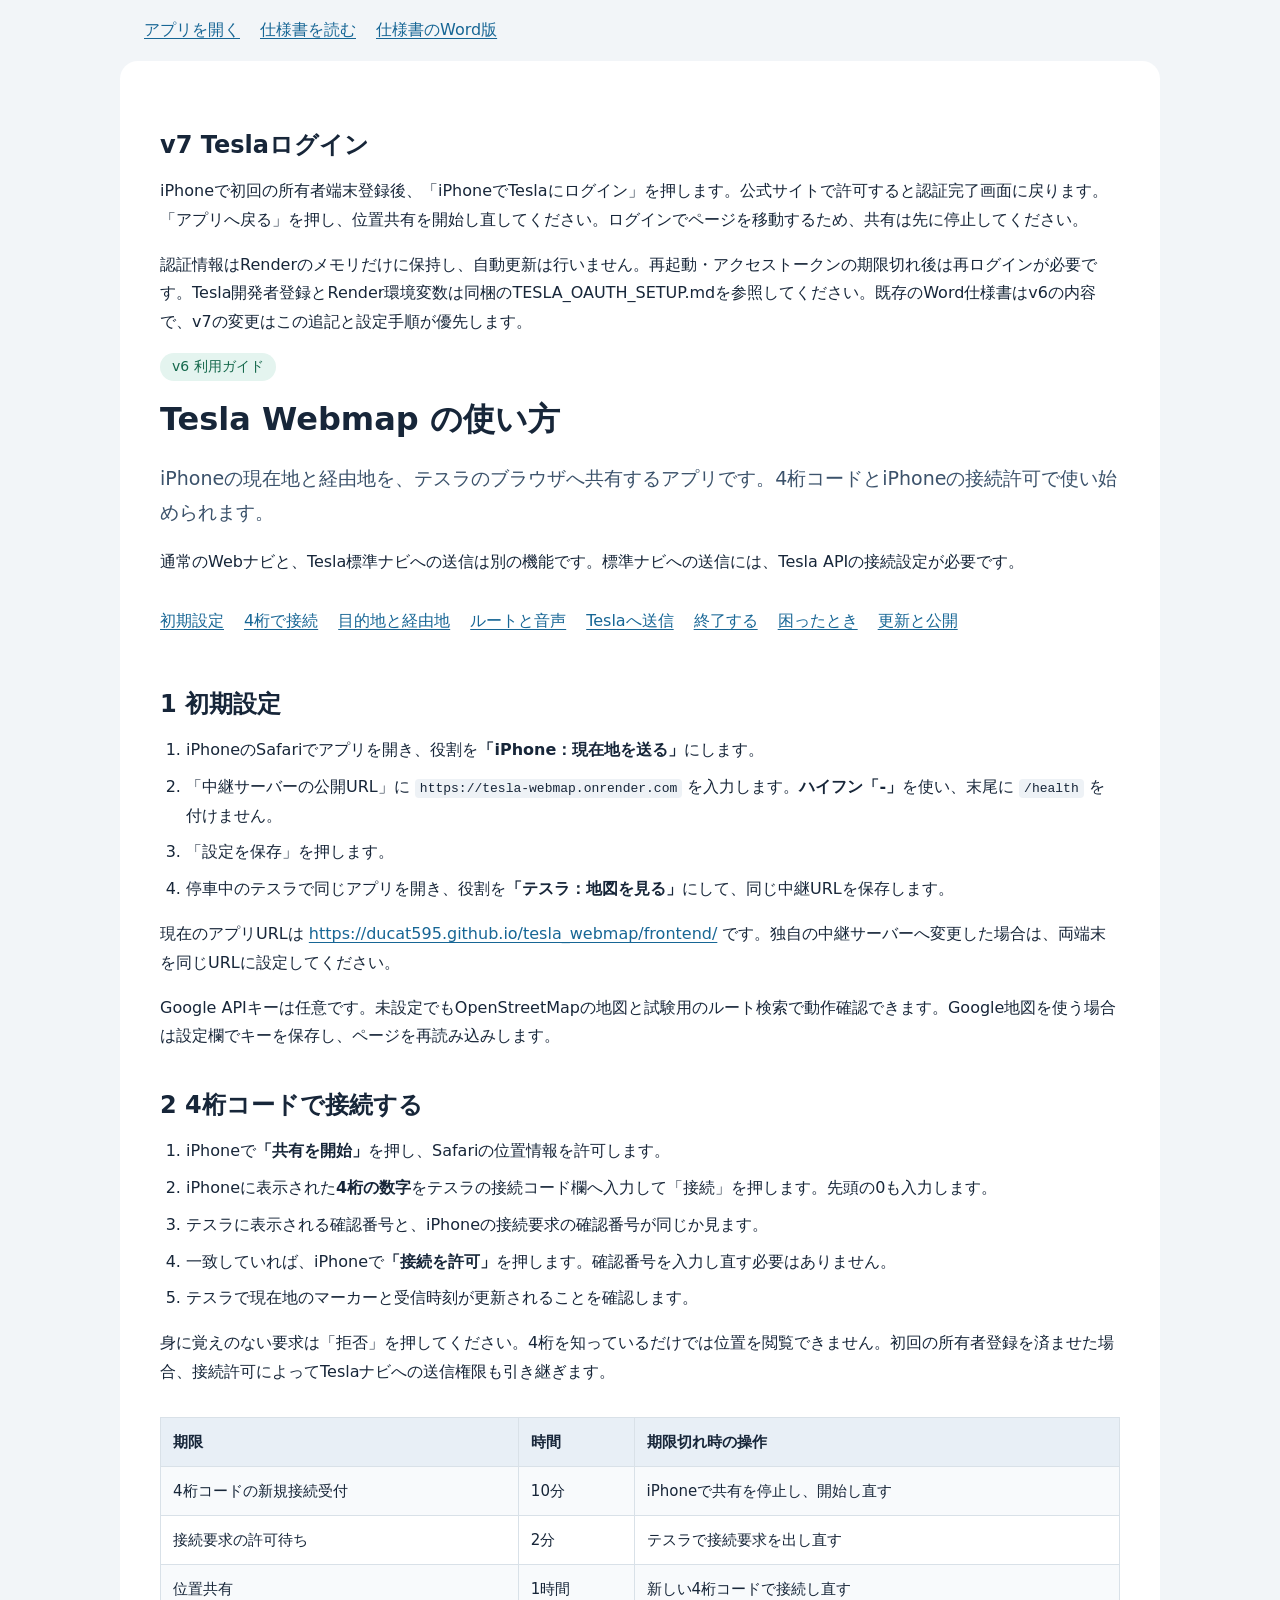
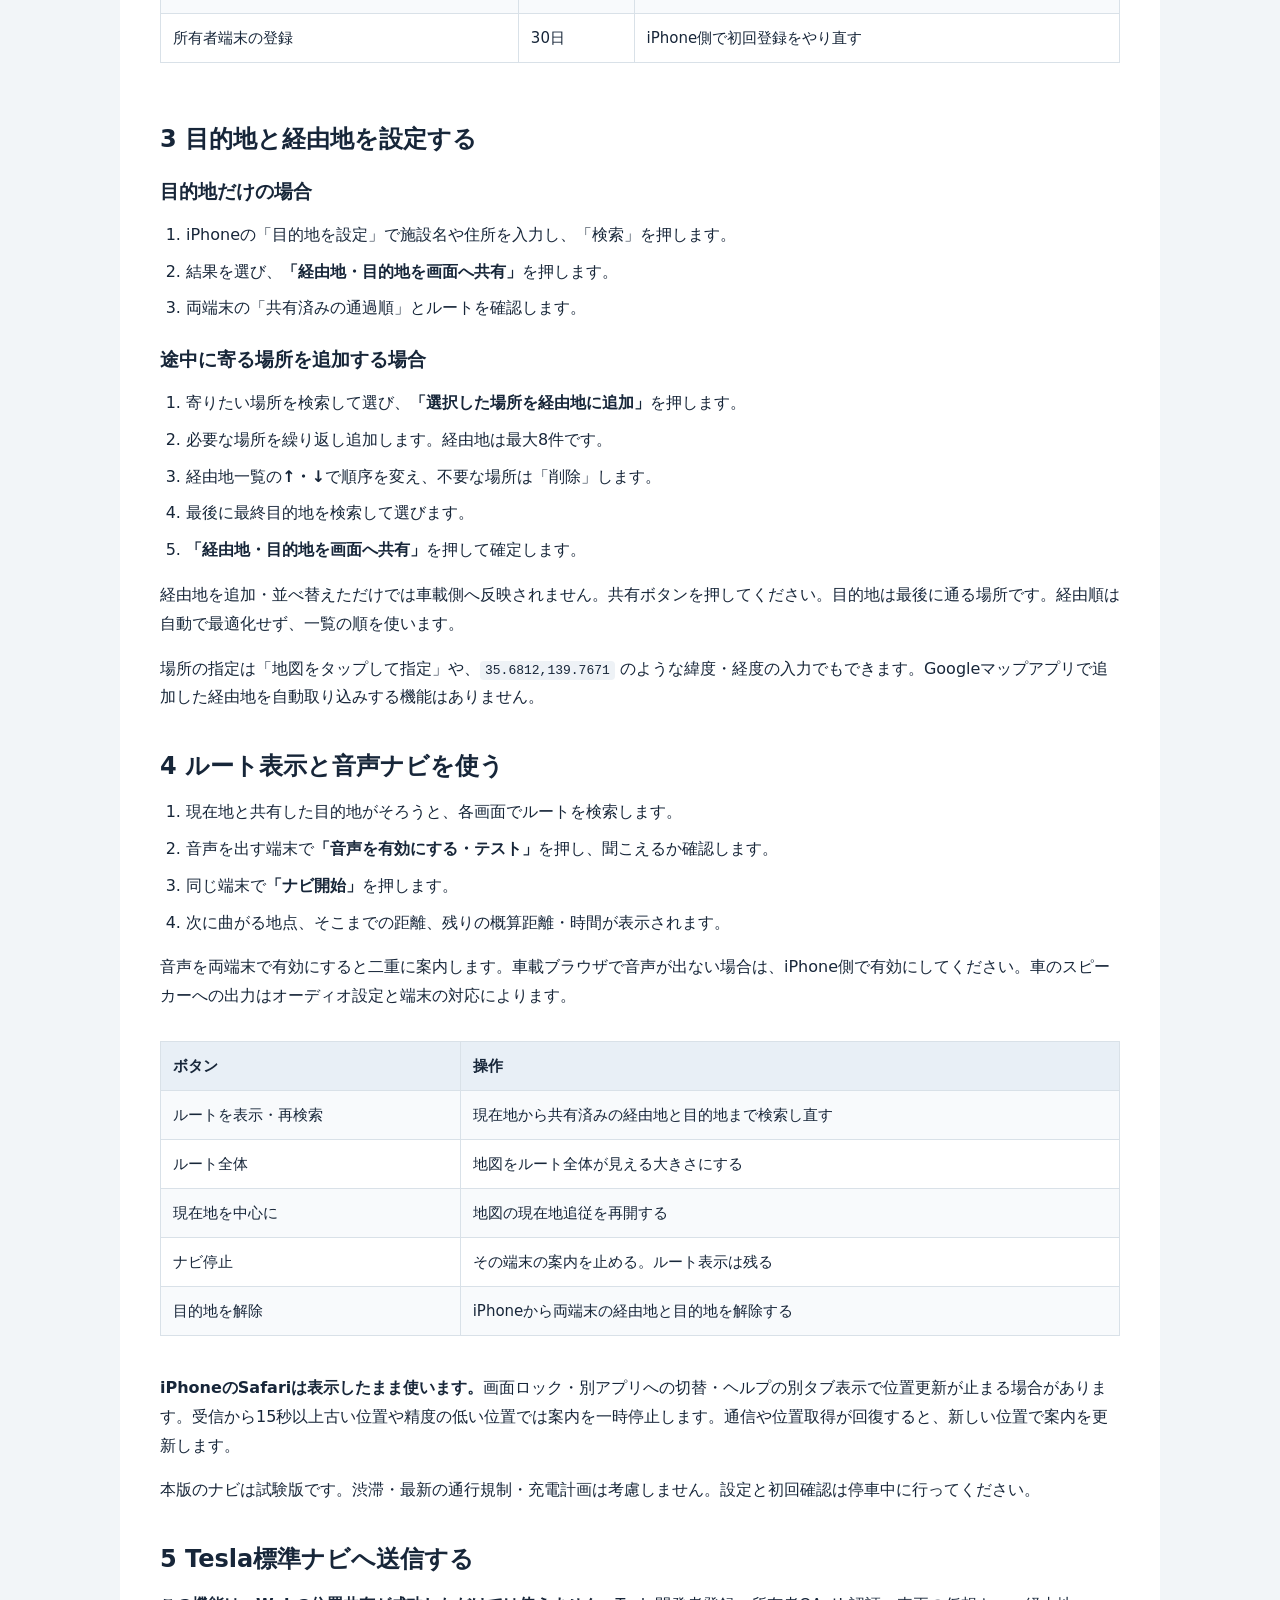
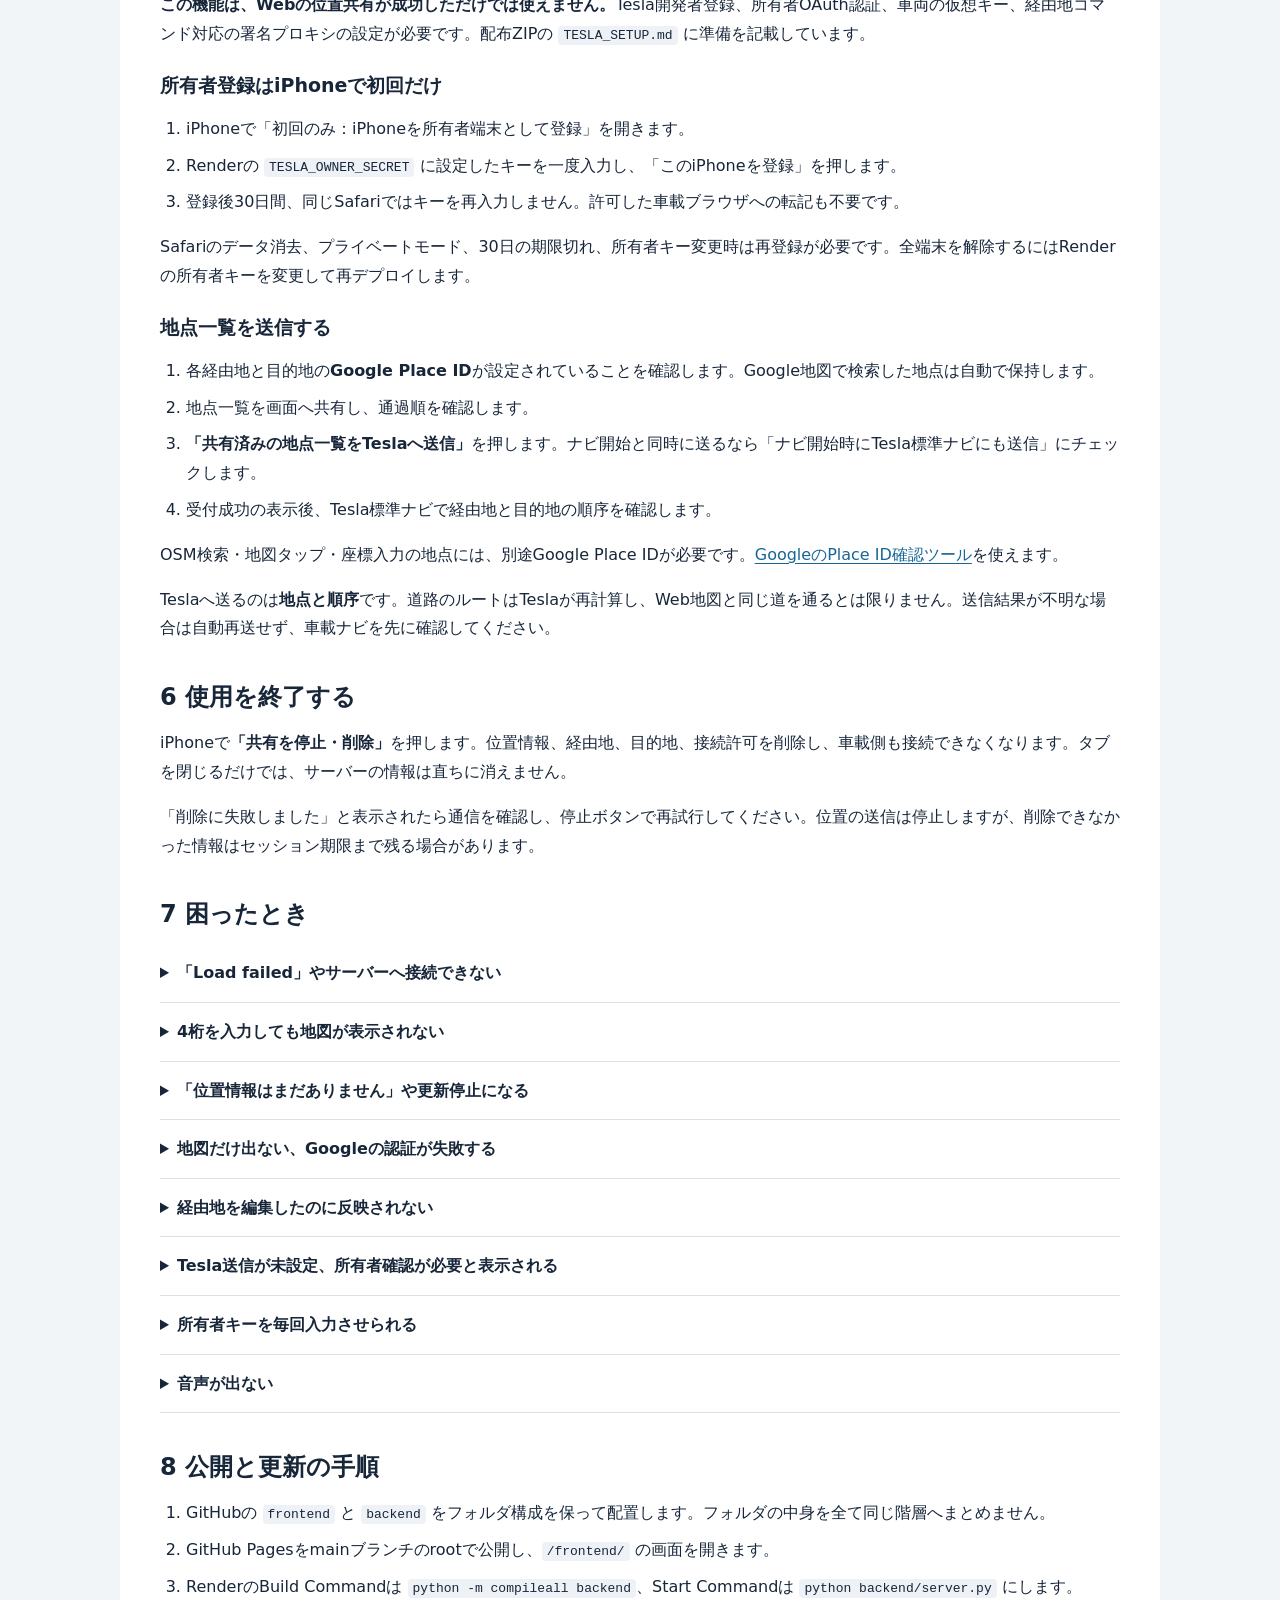
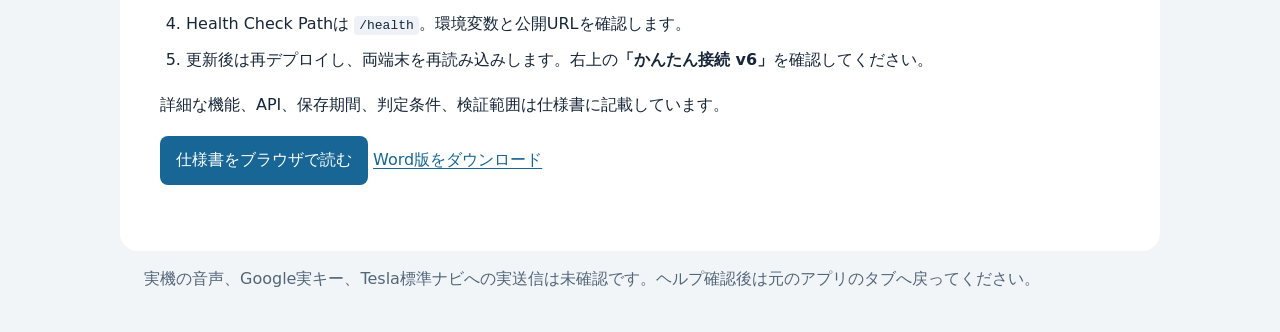
<file: frontend/help.html>
<!doctype html><html lang="ja"><head><meta charset="utf-8"><meta name="viewport" content="width=device-width,initial-scale=1"><title>Tesla Webmap ヘルプ</title><link rel="stylesheet" href="help.css"></head><body>
<header><a href="index.html">アプリを開く</a><a href="specification.html">仕様書を読む</a><a href="tesla_webmap_specification_v6.docx">仕様書のWord版</a></header>
<main><section><h2>v7 Teslaログイン</h2><p>iPhoneで初回の所有者端末登録後、「iPhoneでTeslaにログイン」を押します。公式サイトで許可すると認証完了画面に戻ります。「アプリへ戻る」を押し、位置共有を開始し直してください。ログインでページを移動するため、共有は先に停止してください。</p><p>認証情報はRenderのメモリだけに保持し、自動更新は行いません。再起動・アクセストークンの期限切れ後は再ログインが必要です。Tesla開発者登録とRender環境変数は同梱のTESLA_OAUTH_SETUP.mdを参照してください。既存のWord仕様書はv6の内容で、v7の変更はこの追記と設定手順が優先します。</p></section><span class="badge">v6 利用ガイド</span><h1>Tesla Webmap の使い方</h1><p class="lead">iPhoneの現在地と経由地を、テスラのブラウザへ共有するアプリです。4桁コードとiPhoneの接続許可で使い始められます。</p><p>通常のWebナビと、Tesla標準ナビへの送信は別の機能です。標準ナビへの送信には、Tesla APIの接続設定が必要です。</p>
<nav aria-label="ヘルプの目次"><a href="#start">初期設定</a><a href="#pair">4桁で接続</a><a href="#places">目的地と経由地</a><a href="#navigation">ルートと音声</a><a href="#tesla">Teslaへ送信</a><a href="#stop">終了する</a><a href="#trouble">困ったとき</a><a href="#update">更新と公開</a></nav>
<h2 id="start">1 初期設定</h2><ol class="steps"><li>iPhoneのSafariでアプリを開き、役割を<strong>「iPhone：現在地を送る」</strong>にします。</li><li>「中継サーバーの公開URL」に <code>https://tesla-webmap.onrender.com</code> を入力します。<strong>ハイフン「-」</strong>を使い、末尾に <code>/health</code> を付けません。</li><li>「設定を保存」を押します。</li><li>停車中のテスラで同じアプリを開き、役割を<strong>「テスラ：地図を見る」</strong>にして、同じ中継URLを保存します。</li></ol>
<p>現在のアプリURLは <a href="https://ducat595.github.io/tesla_webmap/frontend/">https://ducat595.github.io/tesla_webmap/frontend/</a> です。独自の中継サーバーへ変更した場合は、両端末を同じURLに設定してください。</p>
<p>Google APIキーは任意です。未設定でもOpenStreetMapの地図と試験用のルート検索で動作確認できます。Google地図を使う場合は設定欄でキーを保存し、ページを再読み込みします。</p>
<h2 id="pair">2 4桁コードで接続する</h2><ol class="steps"><li>iPhoneで<strong>「共有を開始」</strong>を押し、Safariの位置情報を許可します。</li><li>iPhoneに表示された<strong>4桁の数字</strong>をテスラの接続コード欄へ入力して「接続」を押します。先頭の0も入力します。</li><li>テスラに表示される確認番号と、iPhoneの接続要求の確認番号が同じか見ます。</li><li>一致していれば、iPhoneで<strong>「接続を許可」</strong>を押します。確認番号を入力し直す必要はありません。</li><li>テスラで現在地のマーカーと受信時刻が更新されることを確認します。</li></ol>
<p>身に覚えのない要求は「拒否」を押してください。4桁を知っているだけでは位置を閲覧できません。初回の所有者登録を済ませた場合、接続許可によってTeslaナビへの送信権限も引き継ぎます。</p>
<div class="table-scroll"><table><tr><th>期限</th><th>時間</th><th>期限切れ時の操作</th></tr><tr><td>4桁コードの新規接続受付</td><td>10分</td><td>iPhoneで共有を停止し、開始し直す</td></tr><tr><td>接続要求の許可待ち</td><td>2分</td><td>テスラで接続要求を出し直す</td></tr><tr><td>位置共有</td><td>1時間</td><td>新しい4桁コードで接続し直す</td></tr><tr><td>所有者端末の登録</td><td>30日</td><td>iPhone側で初回登録をやり直す</td></tr></table></div>
<h2 id="places">3 目的地と経由地を設定する</h2><h3>目的地だけの場合</h3><ol class="steps"><li>iPhoneの「目的地を設定」で施設名や住所を入力し、「検索」を押します。</li><li>結果を選び、<strong>「経由地・目的地を画面へ共有」</strong>を押します。</li><li>両端末の「共有済みの通過順」とルートを確認します。</li></ol>
<h3>途中に寄る場所を追加する場合</h3><ol class="steps"><li>寄りたい場所を検索して選び、<strong>「選択した場所を経由地に追加」</strong>を押します。</li><li>必要な場所を繰り返し追加します。経由地は最大8件です。</li><li>経由地一覧の<strong>↑・↓</strong>で順序を変え、不要な場所は「削除」します。</li><li>最後に最終目的地を検索して選びます。</li><li><strong>「経由地・目的地を画面へ共有」</strong>を押して確定します。</li></ol>
<p>経由地を追加・並べ替えただけでは車載側へ反映されません。共有ボタンを押してください。目的地は最後に通る場所です。経由順は自動で最適化せず、一覧の順を使います。</p>
<p>場所の指定は「地図をタップして指定」や、<code>35.6812,139.7671</code> のような緯度・経度の入力でもできます。Googleマップアプリで追加した経由地を自動取り込みする機能はありません。</p>
<h2 id="navigation">4 ルート表示と音声ナビを使う</h2><ol class="steps"><li>現在地と共有した目的地がそろうと、各画面でルートを検索します。</li><li>音声を出す端末で<strong>「音声を有効にする・テスト」</strong>を押し、聞こえるか確認します。</li><li>同じ端末で<strong>「ナビ開始」</strong>を押します。</li><li>次に曲がる地点、そこまでの距離、残りの概算距離・時間が表示されます。</li></ol>
<p>音声を両端末で有効にすると二重に案内します。車載ブラウザで音声が出ない場合は、iPhone側で有効にしてください。車のスピーカーへの出力はオーディオ設定と端末の対応によります。</p>
<div class="table-scroll"><table><tr><th>ボタン</th><th>操作</th></tr><tr><td>ルートを表示・再検索</td><td>現在地から共有済みの経由地と目的地まで検索し直す</td></tr><tr><td>ルート全体</td><td>地図をルート全体が見える大きさにする</td></tr><tr><td>現在地を中心に</td><td>地図の現在地追従を再開する</td></tr><tr><td>ナビ停止</td><td>その端末の案内を止める。ルート表示は残る</td></tr><tr><td>目的地を解除</td><td>iPhoneから両端末の経由地と目的地を解除する</td></tr></table></div>
<p><strong>iPhoneのSafariは表示したまま使います。</strong>画面ロック・別アプリへの切替・ヘルプの別タブ表示で位置更新が止まる場合があります。受信から15秒以上古い位置や精度の低い位置では案内を一時停止します。通信や位置取得が回復すると、新しい位置で案内を更新します。</p>
<p>本版のナビは試験版です。渋滞・最新の通行規制・充電計画は考慮しません。設定と初回確認は停車中に行ってください。</p>
<h2 id="tesla">5 Tesla標準ナビへ送信する</h2><p><strong>この機能は、Webの位置共有が成功しただけでは使えません。</strong>Tesla開発者登録、所有者OAuth認証、車両の仮想キー、経由地コマンド対応の署名プロキシの設定が必要です。配布ZIPの <code>TESLA_SETUP.md</code> に準備を記載しています。</p>
<h3>所有者登録はiPhoneで初回だけ</h3><ol class="steps"><li>iPhoneで「初回のみ：iPhoneを所有者端末として登録」を開きます。</li><li>Renderの <code>TESLA_OWNER_SECRET</code> に設定したキーを一度入力し、「このiPhoneを登録」を押します。</li><li>登録後30日間、同じSafariではキーを再入力しません。許可した車載ブラウザへの転記も不要です。</li></ol>
<p>Safariのデータ消去、プライベートモード、30日の期限切れ、所有者キー変更時は再登録が必要です。全端末を解除するにはRenderの所有者キーを変更して再デプロイします。</p>
<h3>地点一覧を送信する</h3><ol class="steps"><li>各経由地と目的地の<strong>Google Place ID</strong>が設定されていることを確認します。Google地図で検索した地点は自動で保持します。</li><li>地点一覧を画面へ共有し、通過順を確認します。</li><li><strong>「共有済みの地点一覧をTeslaへ送信」</strong>を押します。ナビ開始と同時に送るなら「ナビ開始時にTesla標準ナビにも送信」にチェックします。</li><li>受付成功の表示後、Tesla標準ナビで経由地と目的地の順序を確認します。</li></ol>
<p>OSM検索・地図タップ・座標入力の地点には、別途Google Place IDが必要です。<a href="https://developers.google.com/maps/documentation/javascript/examples/places-placeid-finder" target="_blank" rel="noopener">GoogleのPlace ID確認ツール</a>を使えます。</p>
<p>Teslaへ送るのは<strong>地点と順序</strong>です。道路のルートはTeslaが再計算し、Web地図と同じ道を通るとは限りません。送信結果が不明な場合は自動再送せず、車載ナビを先に確認してください。</p>
<h2 id="stop">6 使用を終了する</h2><p>iPhoneで<strong>「共有を停止・削除」</strong>を押します。位置情報、経由地、目的地、接続許可を削除し、車載側も接続できなくなります。タブを閉じるだけでは、サーバーの情報は直ちに消えません。</p><p>「削除に失敗しました」と表示されたら通信を確認し、停止ボタンで再試行してください。位置の送信は停止しますが、削除できなかった情報はセッション期限まで残る場合があります。</p>
<h2 id="trouble">7 困ったとき</h2>
<details><summary>「Load failed」やサーバーへ接続できない</summary><p>中継URLが <code>https://tesla-webmap.onrender.com</code> になっているか確認します。ハイフンとアンダースコアを間違えないでください。</p><p><a href="https://tesla-webmap.onrender.com/health" target="_blank" rel="noopener">稼働確認ページ</a>で <code>{"ok": true}</code> が出るか確認します。Renderの <code>ALLOWED_ORIGINS</code> は <code>https://ducat595.github.io</code> で、リポジトリ名や末尾のスラッシュは付けません。</p></details>
<details><summary>4桁を入力しても地図が表示されない</summary><p>iPhoneの接続要求で「接続を許可」を押してください。許可待ちは2分間です。両端末の表示バージョンがv6かも確認します。コードの新規受付は10分間で、Render再デプロイ後は新しいコードが必要です。</p></details>
<details><summary>「位置情報はまだありません」や更新停止になる</summary><p>iPhoneのSafariを表示し、位置情報を許可してください。座標欄だけでなく、その上の接続状態メッセージも確認します。画面ロックや別アプリへの切替は更新停止の原因になります。</p></details>
<details><summary>地図だけ出ない、Googleの認証が失敗する</summary><p>ネット接続と外部地図サービスの読み込みを確認します。Googleを使う場合はMaps JavaScript API・Routes API・Geocoding API、課金設定、公開URLとAPIのキー制限を確認してください。キーを空欄で保存して再読み込みすると、OSMで動作確認できます。</p></details>
<details><summary>経由地を編集したのに反映されない</summary><p>「経由地・目的地を画面へ共有」を押してください。共有済みの通過順が車載側にも表示されているか確認します。</p></details>
<details><summary>Tesla送信が未設定、所有者確認が必要と表示される</summary><p>標準ナビへの接続設定と初回のiPhone登録を確認します。認証トークン期限切れ、仮想キー未登録、プロキシの経由地コマンド未対応でも送信できません。Webのルート表示とは別の確認です。</p></details>
<details><summary>所有者キーを毎回入力させられる</summary><p>同じSafariを使い、プライベートモードやデータ消去を避けてください。中継URLを変えると別の登録になります。キー変更や30日の期限切れ後は再登録します。</p></details>
<details><summary>音声が出ない</summary><p>案内する端末で「音声を有効にする・テスト」を押し、端末や車の音量を確認します。車載ブラウザが非対応ならiPhone側で試してください。</p></details>
<h2 id="update">8 公開と更新の手順</h2><ol class="steps"><li>GitHubの <code>frontend</code> と <code>backend</code> をフォルダ構成を保って配置します。フォルダの中身を全て同じ階層へまとめません。</li><li>GitHub Pagesをmainブランチのrootで公開し、<code>/frontend/</code> の画面を開きます。</li><li>RenderのBuild Commandは <code>python -m compileall backend</code>、Start Commandは <code>python backend/server.py</code> にします。</li><li>Health Check Pathは <code>/health</code>。環境変数と公開URLを確認します。</li><li>更新後は再デプロイし、両端末を再読み込みします。右上の<strong>「かんたん接続 v6」</strong>を確認してください。</li></ol>
<p>詳細な機能、API、保存期間、判定条件、検証範囲は仕様書に記載しています。</p><p><a class="link-button" href="specification.html">仕様書をブラウザで読む</a> <a href="tesla_webmap_specification_v6.docx">Word版をダウンロード</a></p>
</main><footer>実機の音声、Google実キー、Tesla標準ナビへの実送信は未確認です。ヘルプ確認後は元のアプリのタブへ戻ってください。</footer></body></html>
</file>
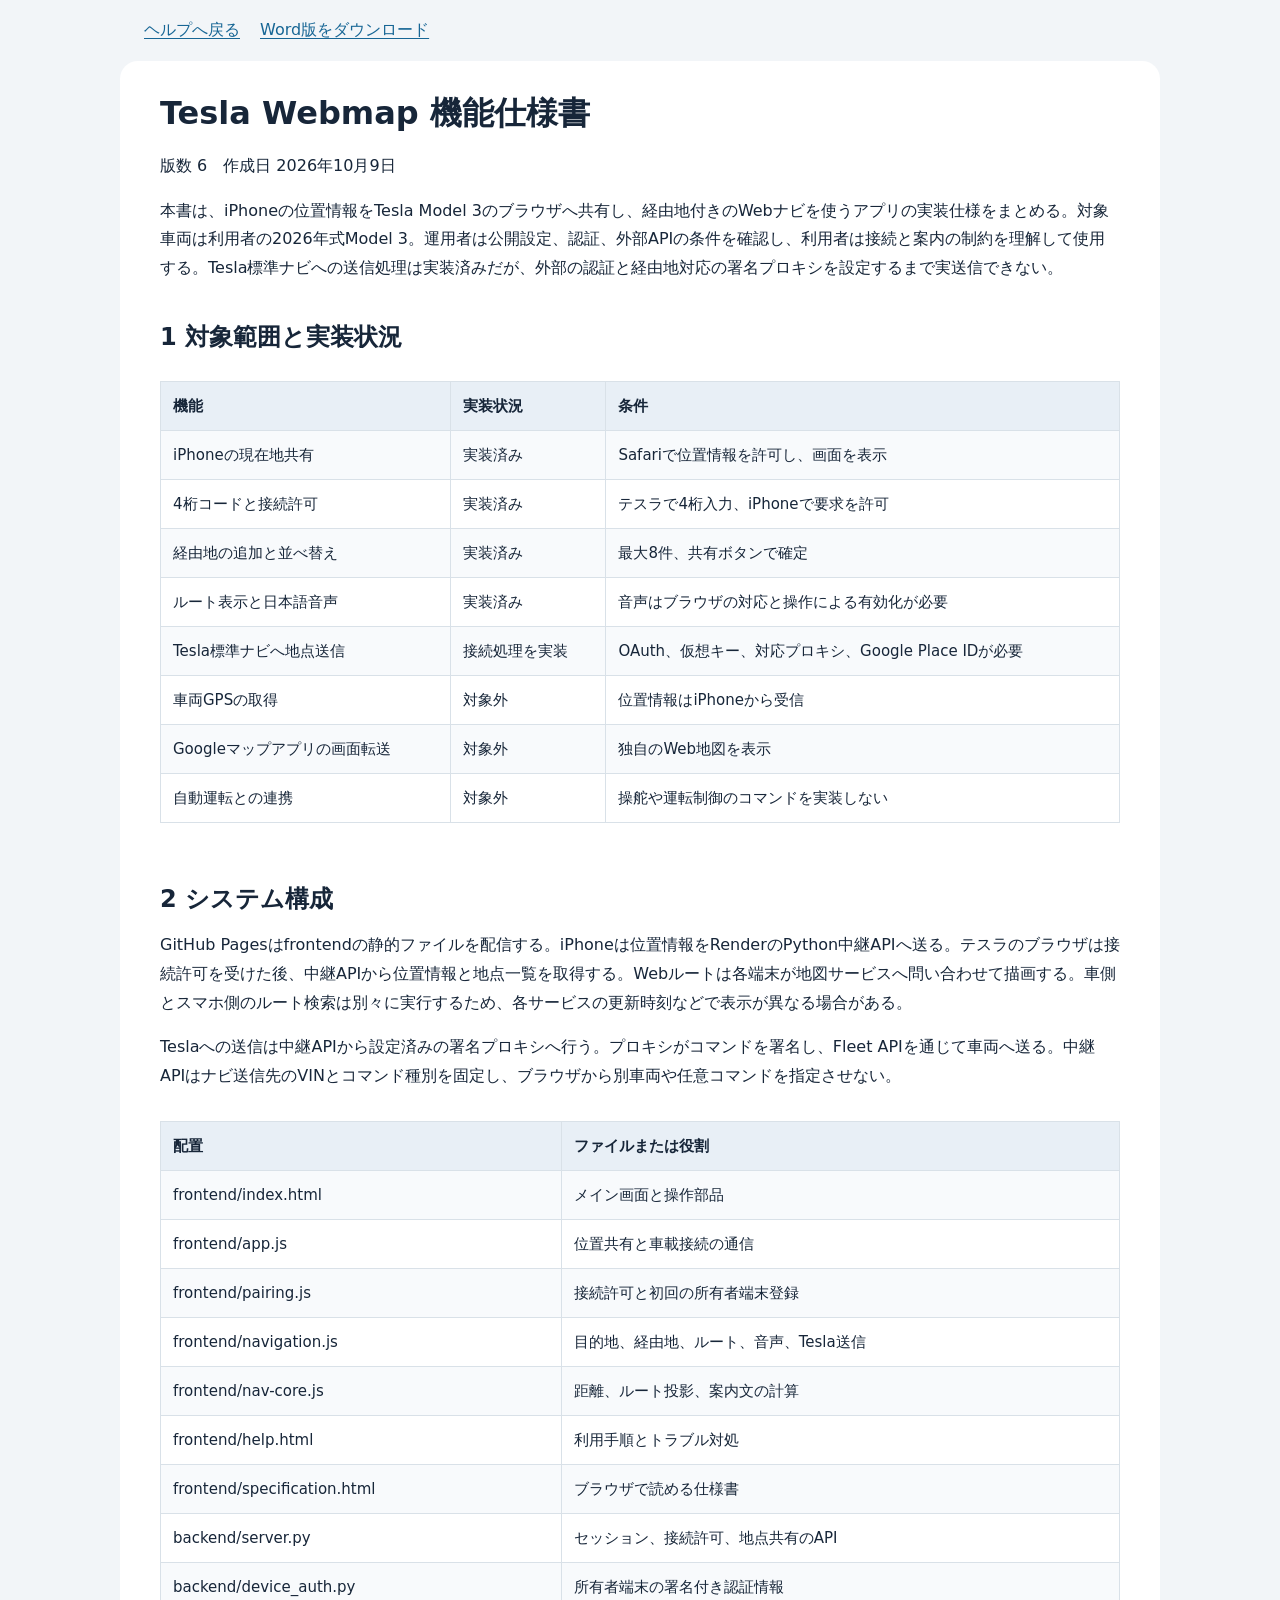
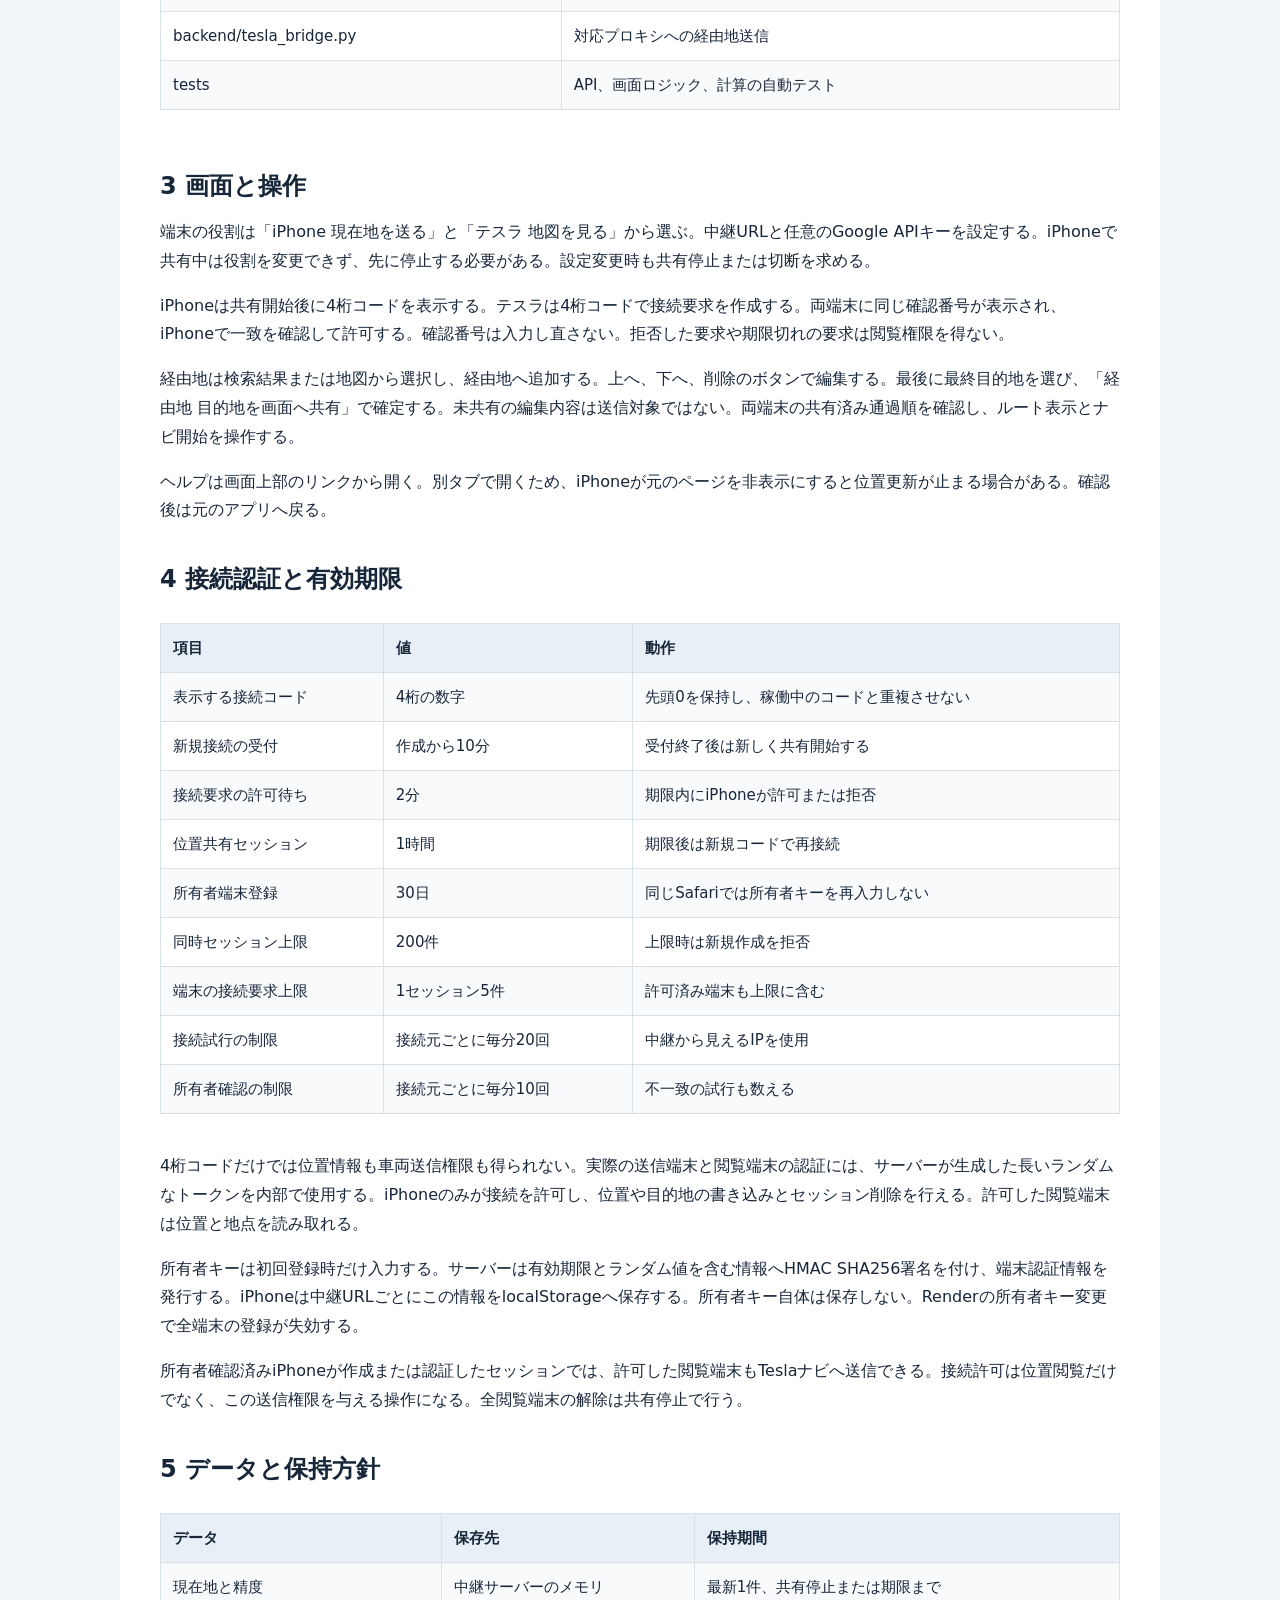
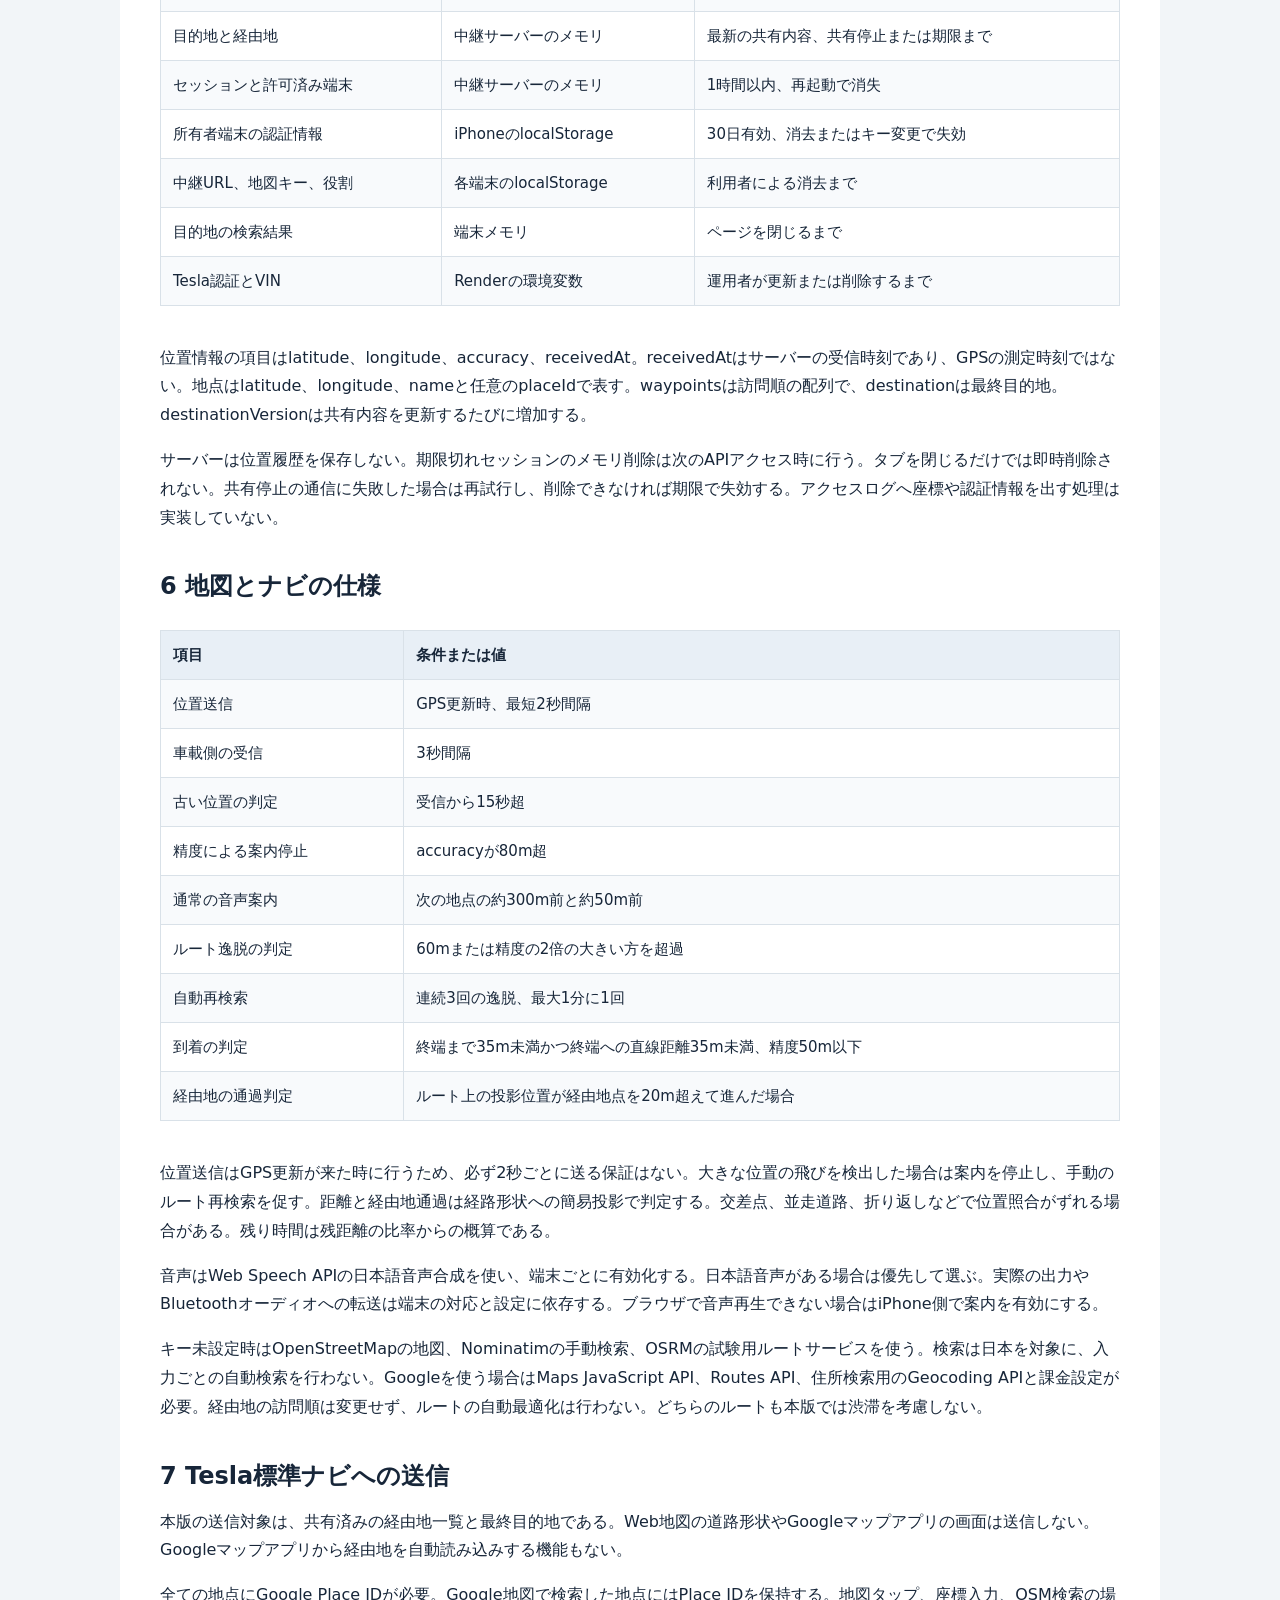
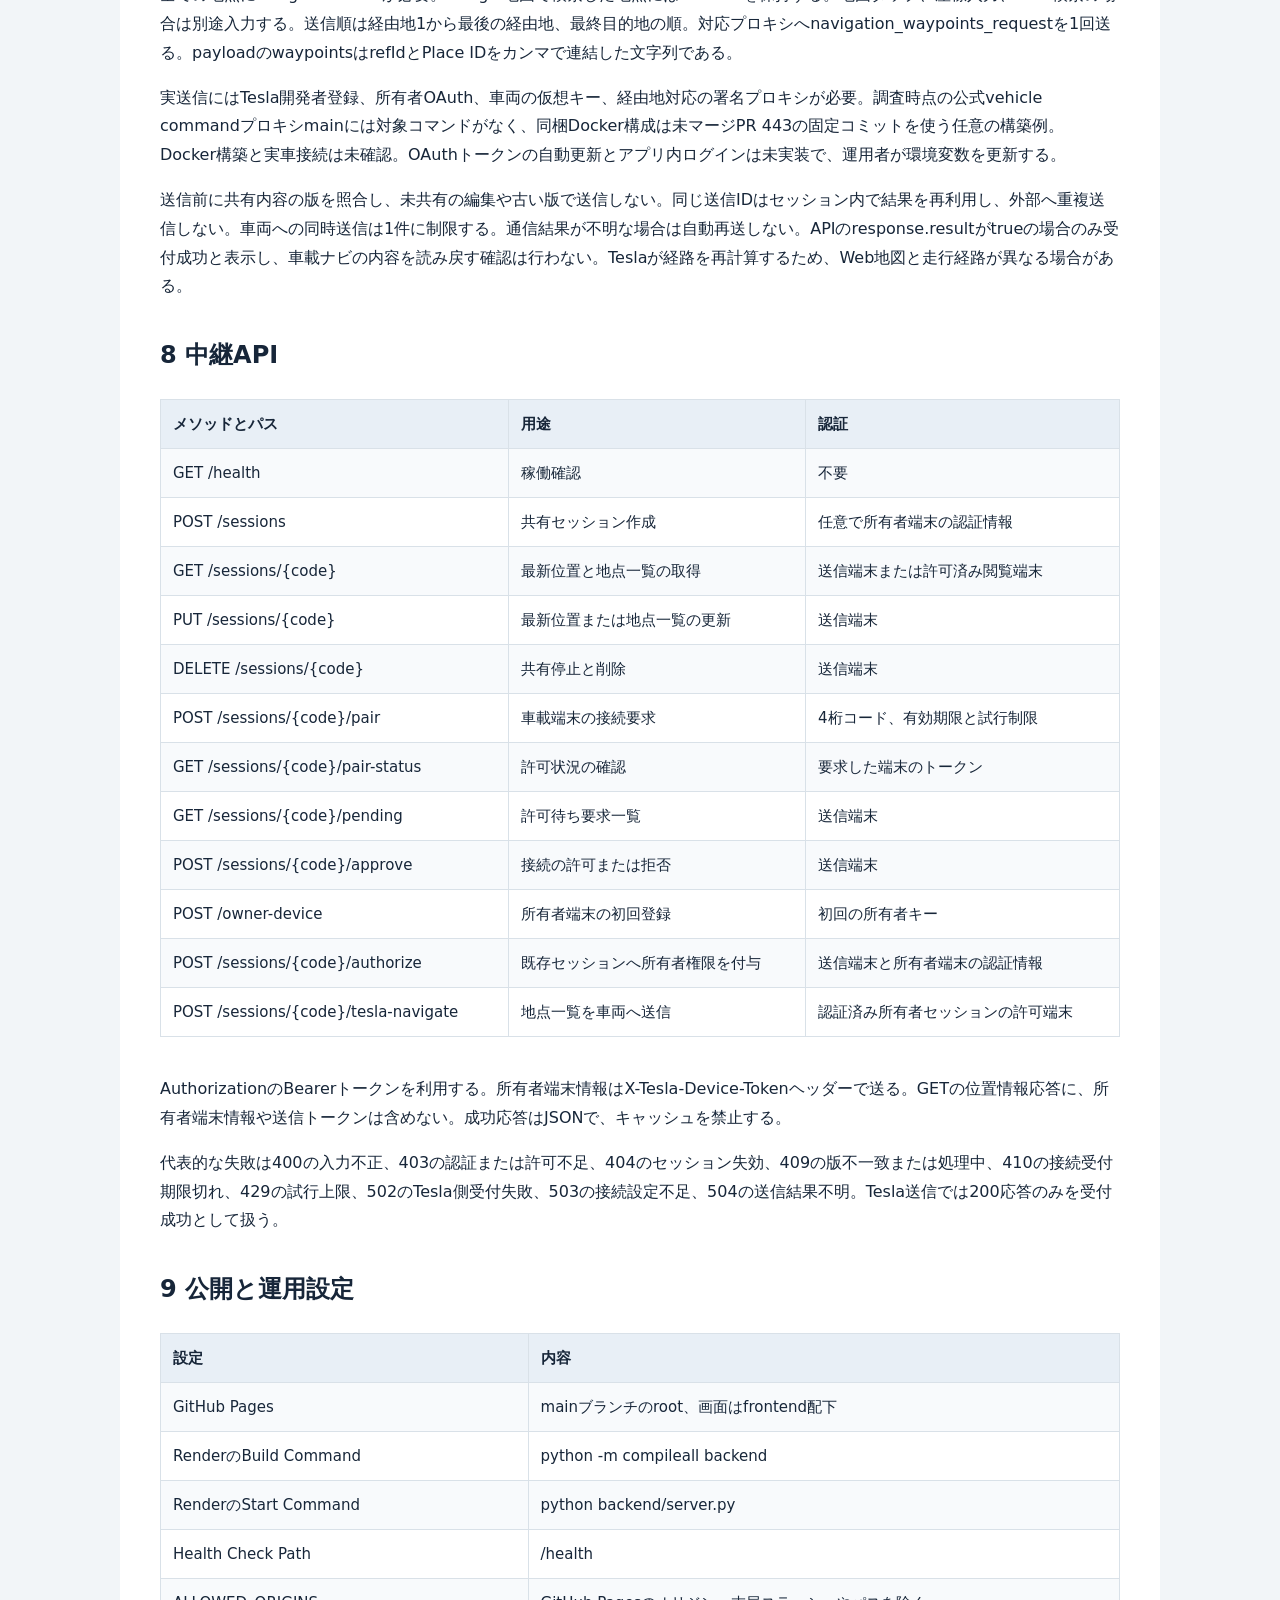
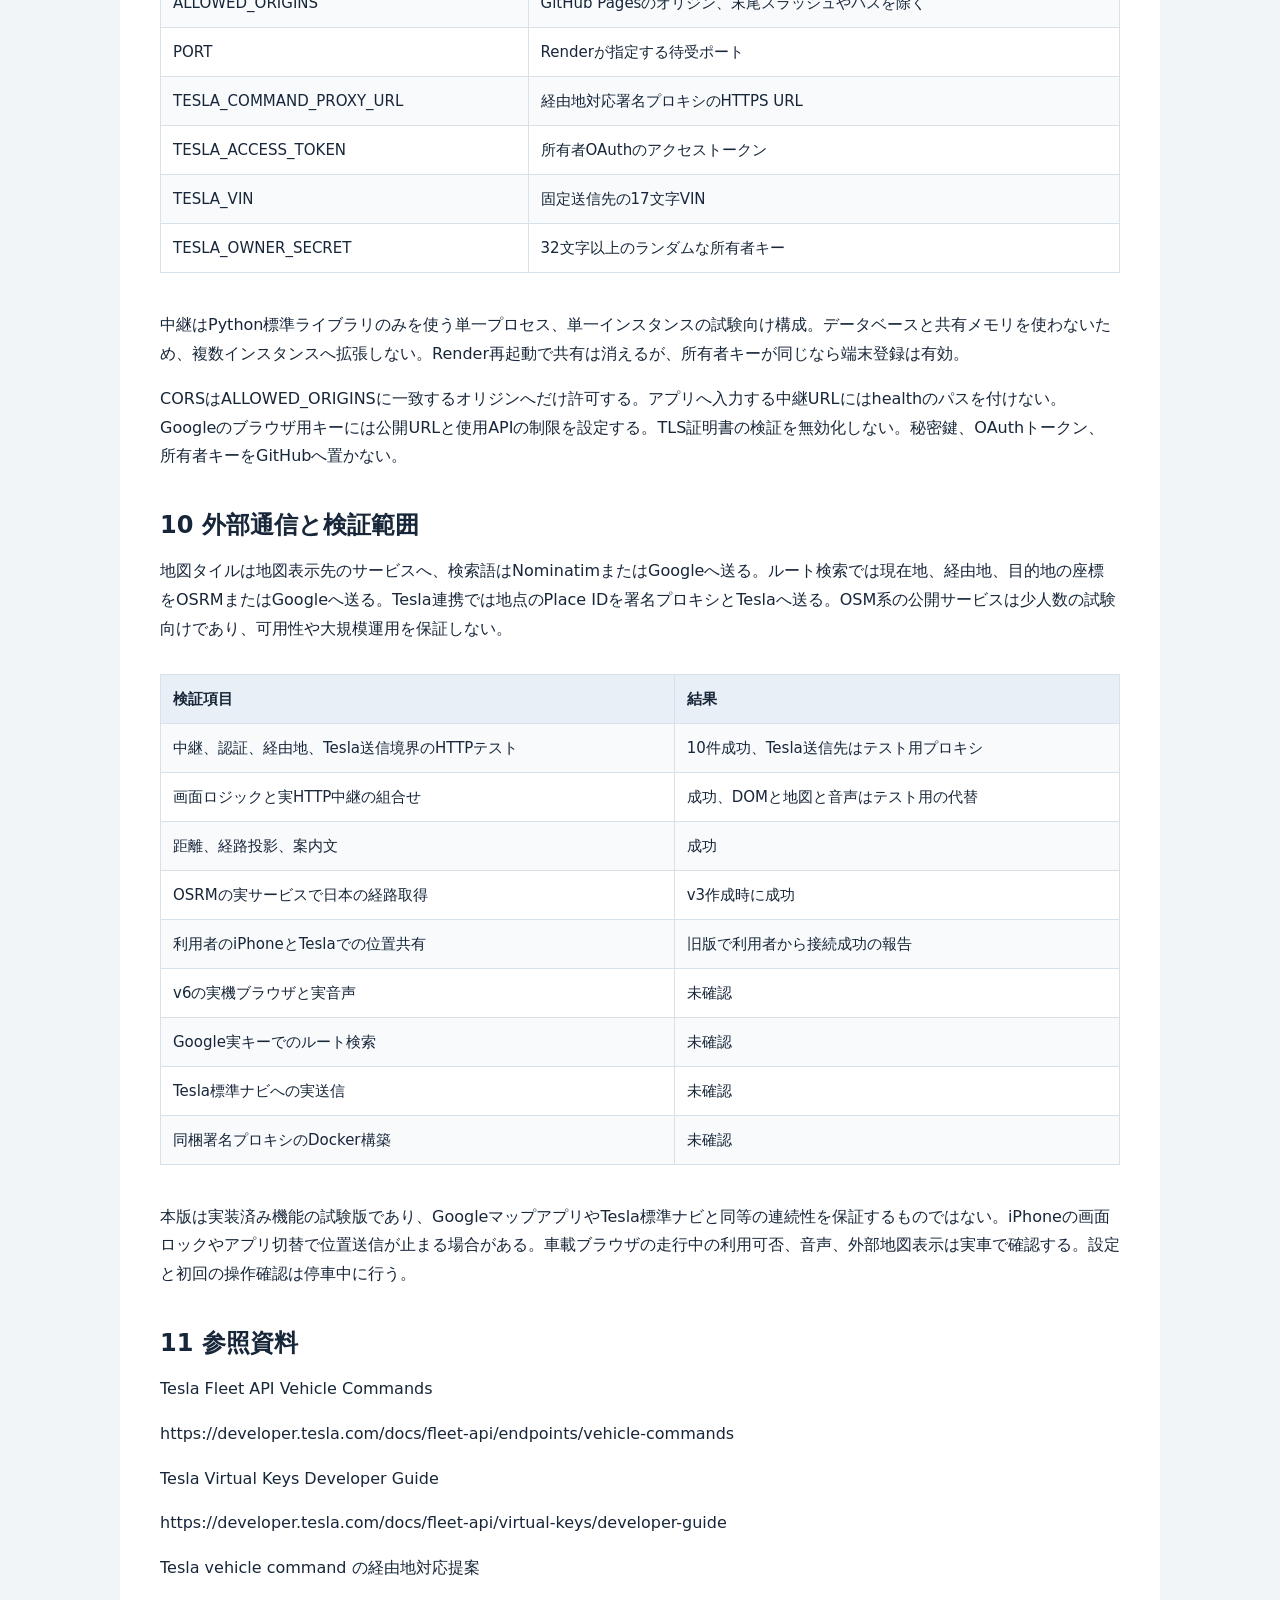
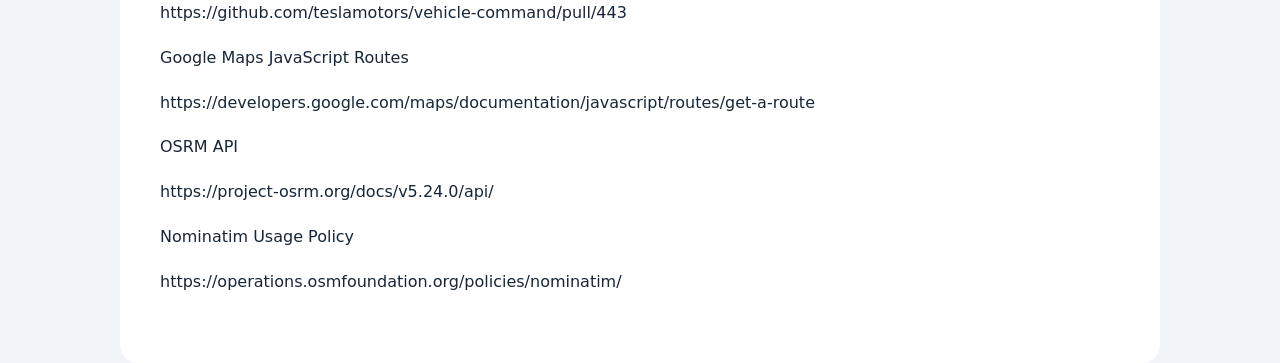
<file: frontend/specification.html>
<!doctype html><html lang="ja"><meta charset="utf-8"><meta name="viewport" content="width=device-width,initial-scale=1"><title>Tesla Webmap 機能仕様書</title><link rel="stylesheet" href="help.css"><header><a href="help.html">ヘルプへ戻る</a><a href="tesla_webmap_specification_v6.docx">Word版をダウンロード</a></header><main>
<h1>Tesla Webmap 機能仕様書</h1>
<p>版数 6　作成日 2026年10月9日</p>
<p>本書は、iPhoneの位置情報をTesla Model 3のブラウザへ共有し、経由地付きのWebナビを使うアプリの実装仕様をまとめる。対象車両は利用者の2026年式Model 3。運用者は公開設定、認証、外部APIの条件を確認し、利用者は接続と案内の制約を理解して使用する。Tesla標準ナビへの送信処理は実装済みだが、外部の認証と経由地対応の署名プロキシを設定するまで実送信できない。</p>
<h2>1 対象範囲と実装状況</h2>
<div class="table-scroll"><table><tr><th>機能</th><th>実装状況</th><th>条件</th></tr><tr><td>iPhoneの現在地共有</td><td>実装済み</td><td>Safariで位置情報を許可し、画面を表示</td></tr><tr><td>4桁コードと接続許可</td><td>実装済み</td><td>テスラで4桁入力、iPhoneで要求を許可</td></tr><tr><td>経由地の追加と並べ替え</td><td>実装済み</td><td>最大8件、共有ボタンで確定</td></tr><tr><td>ルート表示と日本語音声</td><td>実装済み</td><td>音声はブラウザの対応と操作による有効化が必要</td></tr><tr><td>Tesla標準ナビへ地点送信</td><td>接続処理を実装</td><td>OAuth、仮想キー、対応プロキシ、Google Place IDが必要</td></tr><tr><td>車両GPSの取得</td><td>対象外</td><td>位置情報はiPhoneから受信</td></tr><tr><td>Googleマップアプリの画面転送</td><td>対象外</td><td>独自のWeb地図を表示</td></tr><tr><td>自動運転との連携</td><td>対象外</td><td>操舵や運転制御のコマンドを実装しない</td></tr></table></div>
<h2>2 システム構成</h2>
<p>GitHub Pagesはfrontendの静的ファイルを配信する。iPhoneは位置情報をRenderのPython中継APIへ送る。テスラのブラウザは接続許可を受けた後、中継APIから位置情報と地点一覧を取得する。Webルートは各端末が地図サービスへ問い合わせて描画する。車側とスマホ側のルート検索は別々に実行するため、各サービスの更新時刻などで表示が異なる場合がある。</p>
<p>Teslaへの送信は中継APIから設定済みの署名プロキシへ行う。プロキシがコマンドを署名し、Fleet APIを通じて車両へ送る。中継APIはナビ送信先のVINとコマンド種別を固定し、ブラウザから別車両や任意コマンドを指定させない。</p>
<div class="table-scroll"><table><tr><th>配置</th><th>ファイルまたは役割</th></tr><tr><td>frontend/index.html</td><td>メイン画面と操作部品</td></tr><tr><td>frontend/app.js</td><td>位置共有と車載接続の通信</td></tr><tr><td>frontend/pairing.js</td><td>接続許可と初回の所有者端末登録</td></tr><tr><td>frontend/navigation.js</td><td>目的地、経由地、ルート、音声、Tesla送信</td></tr><tr><td>frontend/nav-core.js</td><td>距離、ルート投影、案内文の計算</td></tr><tr><td>frontend/help.html</td><td>利用手順とトラブル対処</td></tr><tr><td>frontend/specification.html</td><td>ブラウザで読める仕様書</td></tr><tr><td>backend/server.py</td><td>セッション、接続許可、地点共有のAPI</td></tr><tr><td>backend/device_auth.py</td><td>所有者端末の署名付き認証情報</td></tr><tr><td>backend/tesla_bridge.py</td><td>対応プロキシへの経由地送信</td></tr><tr><td>tests</td><td>API、画面ロジック、計算の自動テスト</td></tr></table></div>
<h2>3 画面と操作</h2>
<p>端末の役割は「iPhone 現在地を送る」と「テスラ 地図を見る」から選ぶ。中継URLと任意のGoogle APIキーを設定する。iPhoneで共有中は役割を変更できず、先に停止する必要がある。設定変更時も共有停止または切断を求める。</p>
<p>iPhoneは共有開始後に4桁コードを表示する。テスラは4桁コードで接続要求を作成する。両端末に同じ確認番号が表示され、iPhoneで一致を確認して許可する。確認番号は入力し直さない。拒否した要求や期限切れの要求は閲覧権限を得ない。</p>
<p>経由地は検索結果または地図から選択し、経由地へ追加する。上へ、下へ、削除のボタンで編集する。最後に最終目的地を選び、「経由地 目的地を画面へ共有」で確定する。未共有の編集内容は送信対象ではない。両端末の共有済み通過順を確認し、ルート表示とナビ開始を操作する。</p>
<p>ヘルプは画面上部のリンクから開く。別タブで開くため、iPhoneが元のページを非表示にすると位置更新が止まる場合がある。確認後は元のアプリへ戻る。</p>
<h2>4 接続認証と有効期限</h2>
<div class="table-scroll"><table><tr><th>項目</th><th>値</th><th>動作</th></tr><tr><td>表示する接続コード</td><td>4桁の数字</td><td>先頭0を保持し、稼働中のコードと重複させない</td></tr><tr><td>新規接続の受付</td><td>作成から10分</td><td>受付終了後は新しく共有開始する</td></tr><tr><td>接続要求の許可待ち</td><td>2分</td><td>期限内にiPhoneが許可または拒否</td></tr><tr><td>位置共有セッション</td><td>1時間</td><td>期限後は新規コードで再接続</td></tr><tr><td>所有者端末登録</td><td>30日</td><td>同じSafariでは所有者キーを再入力しない</td></tr><tr><td>同時セッション上限</td><td>200件</td><td>上限時は新規作成を拒否</td></tr><tr><td>端末の接続要求上限</td><td>1セッション5件</td><td>許可済み端末も上限に含む</td></tr><tr><td>接続試行の制限</td><td>接続元ごとに毎分20回</td><td>中継から見えるIPを使用</td></tr><tr><td>所有者確認の制限</td><td>接続元ごとに毎分10回</td><td>不一致の試行も数える</td></tr></table></div>
<p>4桁コードだけでは位置情報も車両送信権限も得られない。実際の送信端末と閲覧端末の認証には、サーバーが生成した長いランダムなトークンを内部で使用する。iPhoneのみが接続を許可し、位置や目的地の書き込みとセッション削除を行える。許可した閲覧端末は位置と地点を読み取れる。</p>
<p>所有者キーは初回登録時だけ入力する。サーバーは有効期限とランダム値を含む情報へHMAC SHA256署名を付け、端末認証情報を発行する。iPhoneは中継URLごとにこの情報をlocalStorageへ保存する。所有者キー自体は保存しない。Renderの所有者キー変更で全端末の登録が失効する。</p>
<p>所有者確認済みiPhoneが作成または認証したセッションでは、許可した閲覧端末もTeslaナビへ送信できる。接続許可は位置閲覧だけでなく、この送信権限を与える操作になる。全閲覧端末の解除は共有停止で行う。</p>
<h2>5 データと保持方針</h2>
<div class="table-scroll"><table><tr><th>データ</th><th>保存先</th><th>保持期間</th></tr><tr><td>現在地と精度</td><td>中継サーバーのメモリ</td><td>最新1件、共有停止または期限まで</td></tr><tr><td>目的地と経由地</td><td>中継サーバーのメモリ</td><td>最新の共有内容、共有停止または期限まで</td></tr><tr><td>セッションと許可済み端末</td><td>中継サーバーのメモリ</td><td>1時間以内、再起動で消失</td></tr><tr><td>所有者端末の認証情報</td><td>iPhoneのlocalStorage</td><td>30日有効、消去またはキー変更で失効</td></tr><tr><td>中継URL、地図キー、役割</td><td>各端末のlocalStorage</td><td>利用者による消去まで</td></tr><tr><td>目的地の検索結果</td><td>端末メモリ</td><td>ページを閉じるまで</td></tr><tr><td>Tesla認証とVIN</td><td>Renderの環境変数</td><td>運用者が更新または削除するまで</td></tr></table></div>
<p>位置情報の項目はlatitude、longitude、accuracy、receivedAt。receivedAtはサーバーの受信時刻であり、GPSの測定時刻ではない。地点はlatitude、longitude、nameと任意のplaceIdで表す。waypointsは訪問順の配列で、destinationは最終目的地。destinationVersionは共有内容を更新するたびに増加する。</p>
<p>サーバーは位置履歴を保存しない。期限切れセッションのメモリ削除は次のAPIアクセス時に行う。タブを閉じるだけでは即時削除されない。共有停止の通信に失敗した場合は再試行し、削除できなければ期限で失効する。アクセスログへ座標や認証情報を出す処理は実装していない。</p>
<h2>6 地図とナビの仕様</h2>
<div class="table-scroll"><table><tr><th>項目</th><th>条件または値</th></tr><tr><td>位置送信</td><td>GPS更新時、最短2秒間隔</td></tr><tr><td>車載側の受信</td><td>3秒間隔</td></tr><tr><td>古い位置の判定</td><td>受信から15秒超</td></tr><tr><td>精度による案内停止</td><td>accuracyが80m超</td></tr><tr><td>通常の音声案内</td><td>次の地点の約300m前と約50m前</td></tr><tr><td>ルート逸脱の判定</td><td>60mまたは精度の2倍の大きい方を超過</td></tr><tr><td>自動再検索</td><td>連続3回の逸脱、最大1分に1回</td></tr><tr><td>到着の判定</td><td>終端まで35m未満かつ終端への直線距離35m未満、精度50m以下</td></tr><tr><td>経由地の通過判定</td><td>ルート上の投影位置が経由地点を20m超えて進んだ場合</td></tr></table></div>
<p>位置送信はGPS更新が来た時に行うため、必ず2秒ごとに送る保証はない。大きな位置の飛びを検出した場合は案内を停止し、手動のルート再検索を促す。距離と経由地通過は経路形状への簡易投影で判定する。交差点、並走道路、折り返しなどで位置照合がずれる場合がある。残り時間は残距離の比率からの概算である。</p>
<p>音声はWeb Speech APIの日本語音声合成を使い、端末ごとに有効化する。日本語音声がある場合は優先して選ぶ。実際の出力やBluetoothオーディオへの転送は端末の対応と設定に依存する。ブラウザで音声再生できない場合はiPhone側で案内を有効にする。</p>
<p>キー未設定時はOpenStreetMapの地図、Nominatimの手動検索、OSRMの試験用ルートサービスを使う。検索は日本を対象に、入力ごとの自動検索を行わない。Googleを使う場合はMaps JavaScript API、Routes API、住所検索用のGeocoding APIと課金設定が必要。経由地の訪問順は変更せず、ルートの自動最適化は行わない。どちらのルートも本版では渋滞を考慮しない。</p>
<h2>7 Tesla標準ナビへの送信</h2>
<p>本版の送信対象は、共有済みの経由地一覧と最終目的地である。Web地図の道路形状やGoogleマップアプリの画面は送信しない。Googleマップアプリから経由地を自動読み込みする機能もない。</p>
<p>全ての地点にGoogle Place IDが必要。Google地図で検索した地点にはPlace IDを保持する。地図タップ、座標入力、OSM検索の場合は別途入力する。送信順は経由地1から最後の経由地、最終目的地の順。対応プロキシへnavigation_waypoints_requestを1回送る。payloadのwaypointsはrefIdとPlace IDをカンマで連結した文字列である。</p>
<p>実送信にはTesla開発者登録、所有者OAuth、車両の仮想キー、経由地対応の署名プロキシが必要。調査時点の公式vehicle commandプロキシmainには対象コマンドがなく、同梱Docker構成は未マージPR 443の固定コミットを使う任意の構築例。Docker構築と実車接続は未確認。OAuthトークンの自動更新とアプリ内ログインは未実装で、運用者が環境変数を更新する。</p>
<p>送信前に共有内容の版を照合し、未共有の編集や古い版で送信しない。同じ送信IDはセッション内で結果を再利用し、外部へ重複送信しない。車両への同時送信は1件に制限する。通信結果が不明な場合は自動再送しない。APIのresponse.resultがtrueの場合のみ受付成功と表示し、車載ナビの内容を読み戻す確認は行わない。Teslaが経路を再計算するため、Web地図と走行経路が異なる場合がある。</p>
<h2>8 中継API</h2>
<div class="table-scroll"><table><tr><th>メソッドとパス</th><th>用途</th><th>認証</th></tr><tr><td>GET /health</td><td>稼働確認</td><td>不要</td></tr><tr><td>POST /sessions</td><td>共有セッション作成</td><td>任意で所有者端末の認証情報</td></tr><tr><td>GET /sessions/{code}</td><td>最新位置と地点一覧の取得</td><td>送信端末または許可済み閲覧端末</td></tr><tr><td>PUT /sessions/{code}</td><td>最新位置または地点一覧の更新</td><td>送信端末</td></tr><tr><td>DELETE /sessions/{code}</td><td>共有停止と削除</td><td>送信端末</td></tr><tr><td>POST /sessions/{code}/pair</td><td>車載端末の接続要求</td><td>4桁コード、有効期限と試行制限</td></tr><tr><td>GET /sessions/{code}/pair-status</td><td>許可状況の確認</td><td>要求した端末のトークン</td></tr><tr><td>GET /sessions/{code}/pending</td><td>許可待ち要求一覧</td><td>送信端末</td></tr><tr><td>POST /sessions/{code}/approve</td><td>接続の許可または拒否</td><td>送信端末</td></tr><tr><td>POST /owner-device</td><td>所有者端末の初回登録</td><td>初回の所有者キー</td></tr><tr><td>POST /sessions/{code}/authorize</td><td>既存セッションへ所有者権限を付与</td><td>送信端末と所有者端末の認証情報</td></tr><tr><td>POST /sessions/{code}/tesla-navigate</td><td>地点一覧を車両へ送信</td><td>認証済み所有者セッションの許可端末</td></tr></table></div>
<p>AuthorizationのBearerトークンを利用する。所有者端末情報はX-Tesla-Device-Tokenヘッダーで送る。GETの位置情報応答に、所有者端末情報や送信トークンは含めない。成功応答はJSONで、キャッシュを禁止する。</p>
<p>代表的な失敗は400の入力不正、403の認証または許可不足、404のセッション失効、409の版不一致または処理中、410の接続受付期限切れ、429の試行上限、502のTesla側受付失敗、503の接続設定不足、504の送信結果不明。Tesla送信では200応答のみを受付成功として扱う。</p>
<h2>9 公開と運用設定</h2>
<div class="table-scroll"><table><tr><th>設定</th><th>内容</th></tr><tr><td>GitHub Pages</td><td>mainブランチのroot、画面はfrontend配下</td></tr><tr><td>RenderのBuild Command</td><td>python -m compileall backend</td></tr><tr><td>RenderのStart Command</td><td>python backend/server.py</td></tr><tr><td>Health Check Path</td><td>/health</td></tr><tr><td>ALLOWED_ORIGINS</td><td>GitHub Pagesのオリジン、末尾スラッシュやパスを除く</td></tr><tr><td>PORT</td><td>Renderが指定する待受ポート</td></tr><tr><td>TESLA_COMMAND_PROXY_URL</td><td>経由地対応署名プロキシのHTTPS URL</td></tr><tr><td>TESLA_ACCESS_TOKEN</td><td>所有者OAuthのアクセストークン</td></tr><tr><td>TESLA_VIN</td><td>固定送信先の17文字VIN</td></tr><tr><td>TESLA_OWNER_SECRET</td><td>32文字以上のランダムな所有者キー</td></tr></table></div>
<p>中継はPython標準ライブラリのみを使う単一プロセス、単一インスタンスの試験向け構成。データベースと共有メモリを使わないため、複数インスタンスへ拡張しない。Render再起動で共有は消えるが、所有者キーが同じなら端末登録は有効。</p>
<p>CORSはALLOWED_ORIGINSに一致するオリジンへだけ許可する。アプリへ入力する中継URLにはhealthのパスを付けない。Googleのブラウザ用キーには公開URLと使用APIの制限を設定する。TLS証明書の検証を無効化しない。秘密鍵、OAuthトークン、所有者キーをGitHubへ置かない。</p>
<h2>10 外部通信と検証範囲</h2>
<p>地図タイルは地図表示先のサービスへ、検索語はNominatimまたはGoogleへ送る。ルート検索では現在地、経由地、目的地の座標をOSRMまたはGoogleへ送る。Tesla連携では地点のPlace IDを署名プロキシとTeslaへ送る。OSM系の公開サービスは少人数の試験向けであり、可用性や大規模運用を保証しない。</p>
<div class="table-scroll"><table><tr><th>検証項目</th><th>結果</th></tr><tr><td>中継、認証、経由地、Tesla送信境界のHTTPテスト</td><td>10件成功、Tesla送信先はテスト用プロキシ</td></tr><tr><td>画面ロジックと実HTTP中継の組合せ</td><td>成功、DOMと地図と音声はテスト用の代替</td></tr><tr><td>距離、経路投影、案内文</td><td>成功</td></tr><tr><td>OSRMの実サービスで日本の経路取得</td><td>v3作成時に成功</td></tr><tr><td>利用者のiPhoneとTeslaでの位置共有</td><td>旧版で利用者から接続成功の報告</td></tr><tr><td>v6の実機ブラウザと実音声</td><td>未確認</td></tr><tr><td>Google実キーでのルート検索</td><td>未確認</td></tr><tr><td>Tesla標準ナビへの実送信</td><td>未確認</td></tr><tr><td>同梱署名プロキシのDocker構築</td><td>未確認</td></tr></table></div>
<p>本版は実装済み機能の試験版であり、GoogleマップアプリやTesla標準ナビと同等の連続性を保証するものではない。iPhoneの画面ロックやアプリ切替で位置送信が止まる場合がある。車載ブラウザの走行中の利用可否、音声、外部地図表示は実車で確認する。設定と初回の操作確認は停車中に行う。</p>
<h2>11 参照資料</h2>
<p>Tesla Fleet API Vehicle Commands</p>
<p>https://developer.tesla.com/docs/fleet-api/endpoints/vehicle-commands</p>
<p>Tesla Virtual Keys Developer Guide</p>
<p>https://developer.tesla.com/docs/fleet-api/virtual-keys/developer-guide</p>
<p>Tesla vehicle command の経由地対応提案</p>
<p>https://github.com/teslamotors/vehicle-command/pull/443</p>
<p>Google Maps JavaScript Routes</p>
<p>https://developers.google.com/maps/documentation/javascript/routes/get-a-route</p>
<p>OSRM API</p>
<p>https://project-osrm.org/docs/v5.24.0/api/</p>
<p>Nominatim Usage Policy</p>
<p>https://operations.osmfoundation.org/policies/nominatim/</p>
</main></html>
</file>
<file: frontend/help.css>
:root{color-scheme:light;font-family:system-ui,-apple-system,"Noto Sans JP",sans-serif;color:#172639;background:#f2f5f8}*{box-sizing:border-box}body{margin:0}header{max-width:1040px;margin:auto;padding:20px 24px;display:flex;gap:20px;flex-wrap:wrap;align-items:center}main{max-width:1040px;margin:auto;background:#fff;padding:30px 40px 50px;border-radius:18px}a{color:#176695;text-underline-offset:3px}h1{font-size:32px;line-height:1.4;margin:0 0 14px}h2{font-size:24px;margin:38px 0 14px;scroll-margin-top:20px}h3{font-size:19px;margin:24px 0 10px}p,li{line-height:1.8}li{margin:8px 0}small,.muted{color:#526579}.lead{font-size:19px;color:#3b526b}.badge{display:inline-block;border-radius:20px;background:#e4f4ef;color:#14684b;padding:5px 12px;font-size:14px;margin-bottom:16px}nav{padding:18px 0;display:flex;flex-wrap:wrap;gap:12px 20px}code{background:#eef2f6;padding:2px 5px;border-radius:4px;overflow-wrap:anywhere}table{border-collapse:collapse;width:100%;margin:14px 0 22px;font-size:15px}th,td{border:1px solid #d9e1e8;padding:12px;text-align:left;vertical-align:top;line-height:1.6}th{background:#e8eff6}tr:nth-child(even){background:#f8fafc}.table-scroll{overflow-x:auto}details{border-bottom:1px solid #d9e1e8;padding:16px 0}summary{cursor:pointer;font-weight:700;line-height:1.6}.steps{padding-left:26px}footer{max-width:1040px;margin:18px auto;padding:0 24px 24px;color:#526579}.link-button{display:inline-block;padding:10px 16px;border-radius:8px;background:#176695;color:white;text-decoration:none}@media(max-width:640px){main{padding:24px 20px;border-radius:0}h1{font-size:27px}h2{font-size:22px}th,td{padding:9px;min-width:110px}}@media print{header,nav,.link-button{display:none}main{padding:0;max-width:none}body{background:white}details{break-inside:avoid}h2{break-after:avoid}table{font-size:11px}a{color:black}footer{display:none}}
</file>
